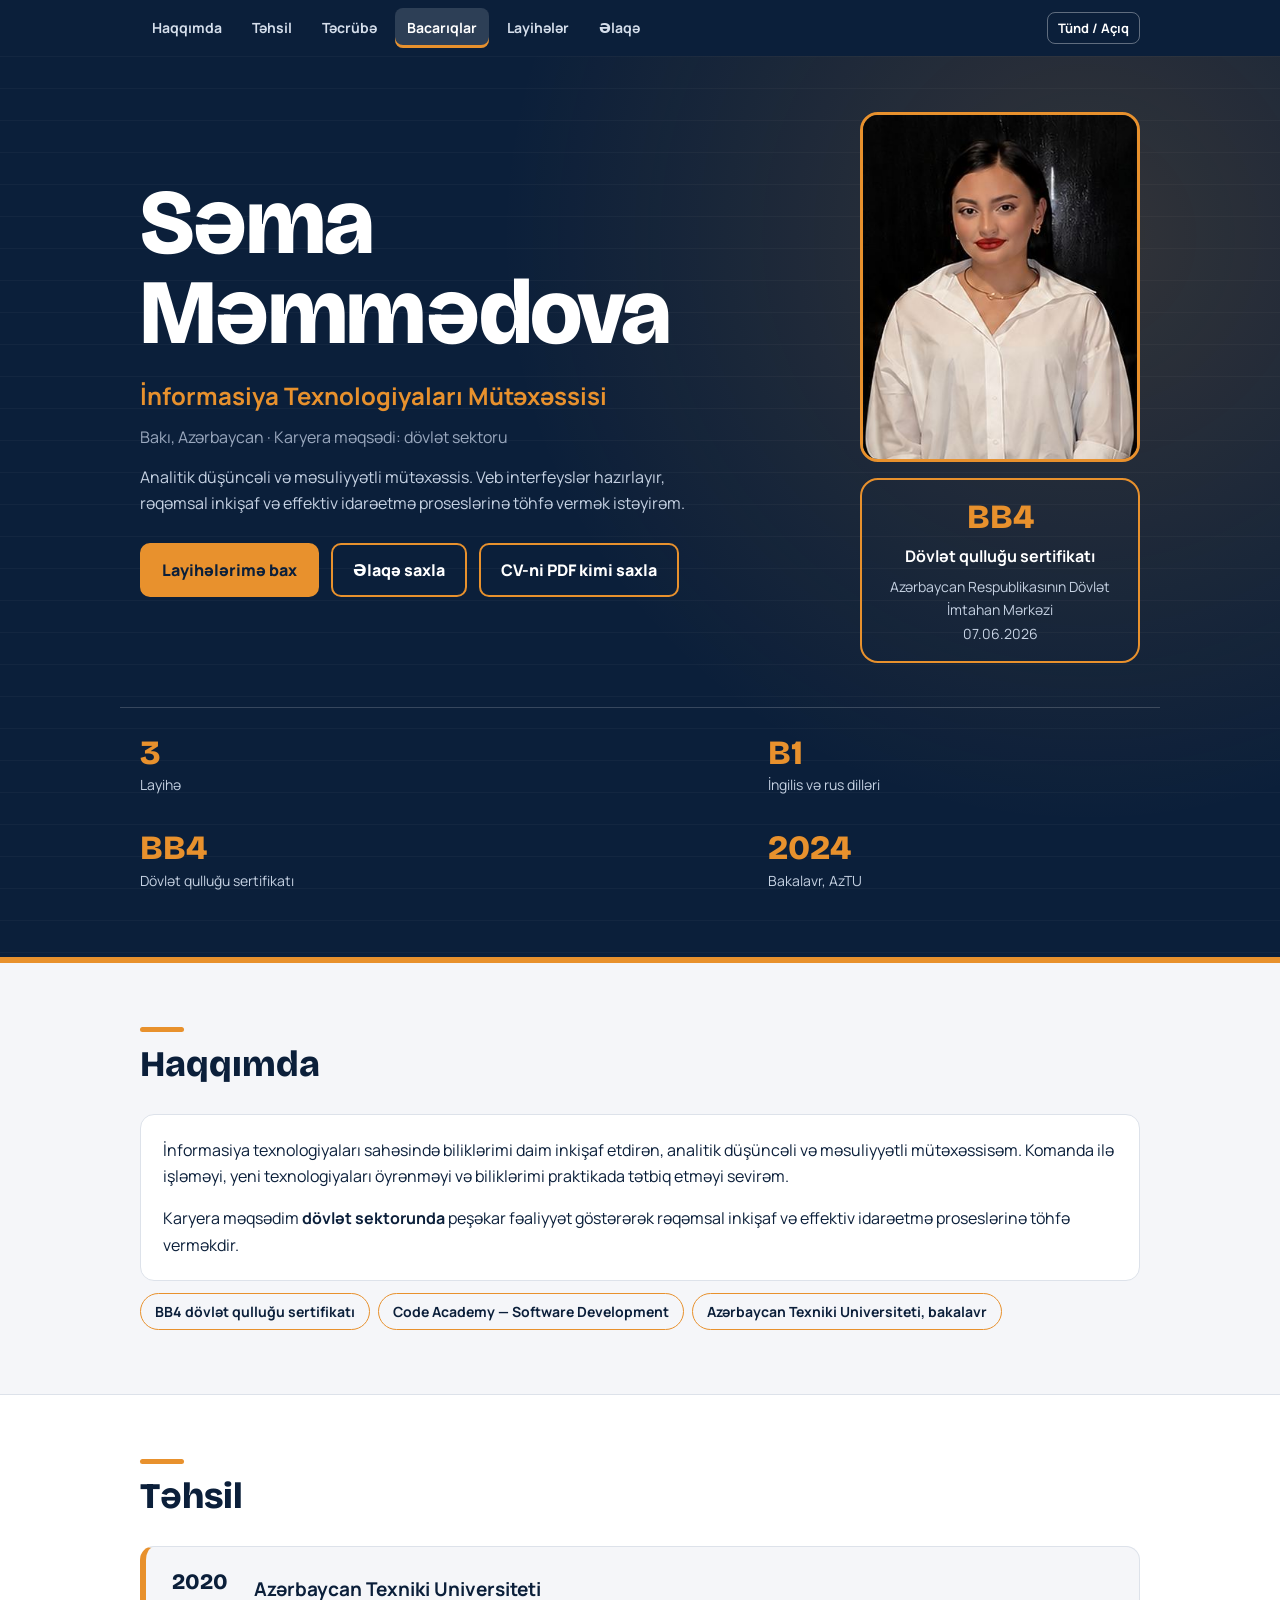
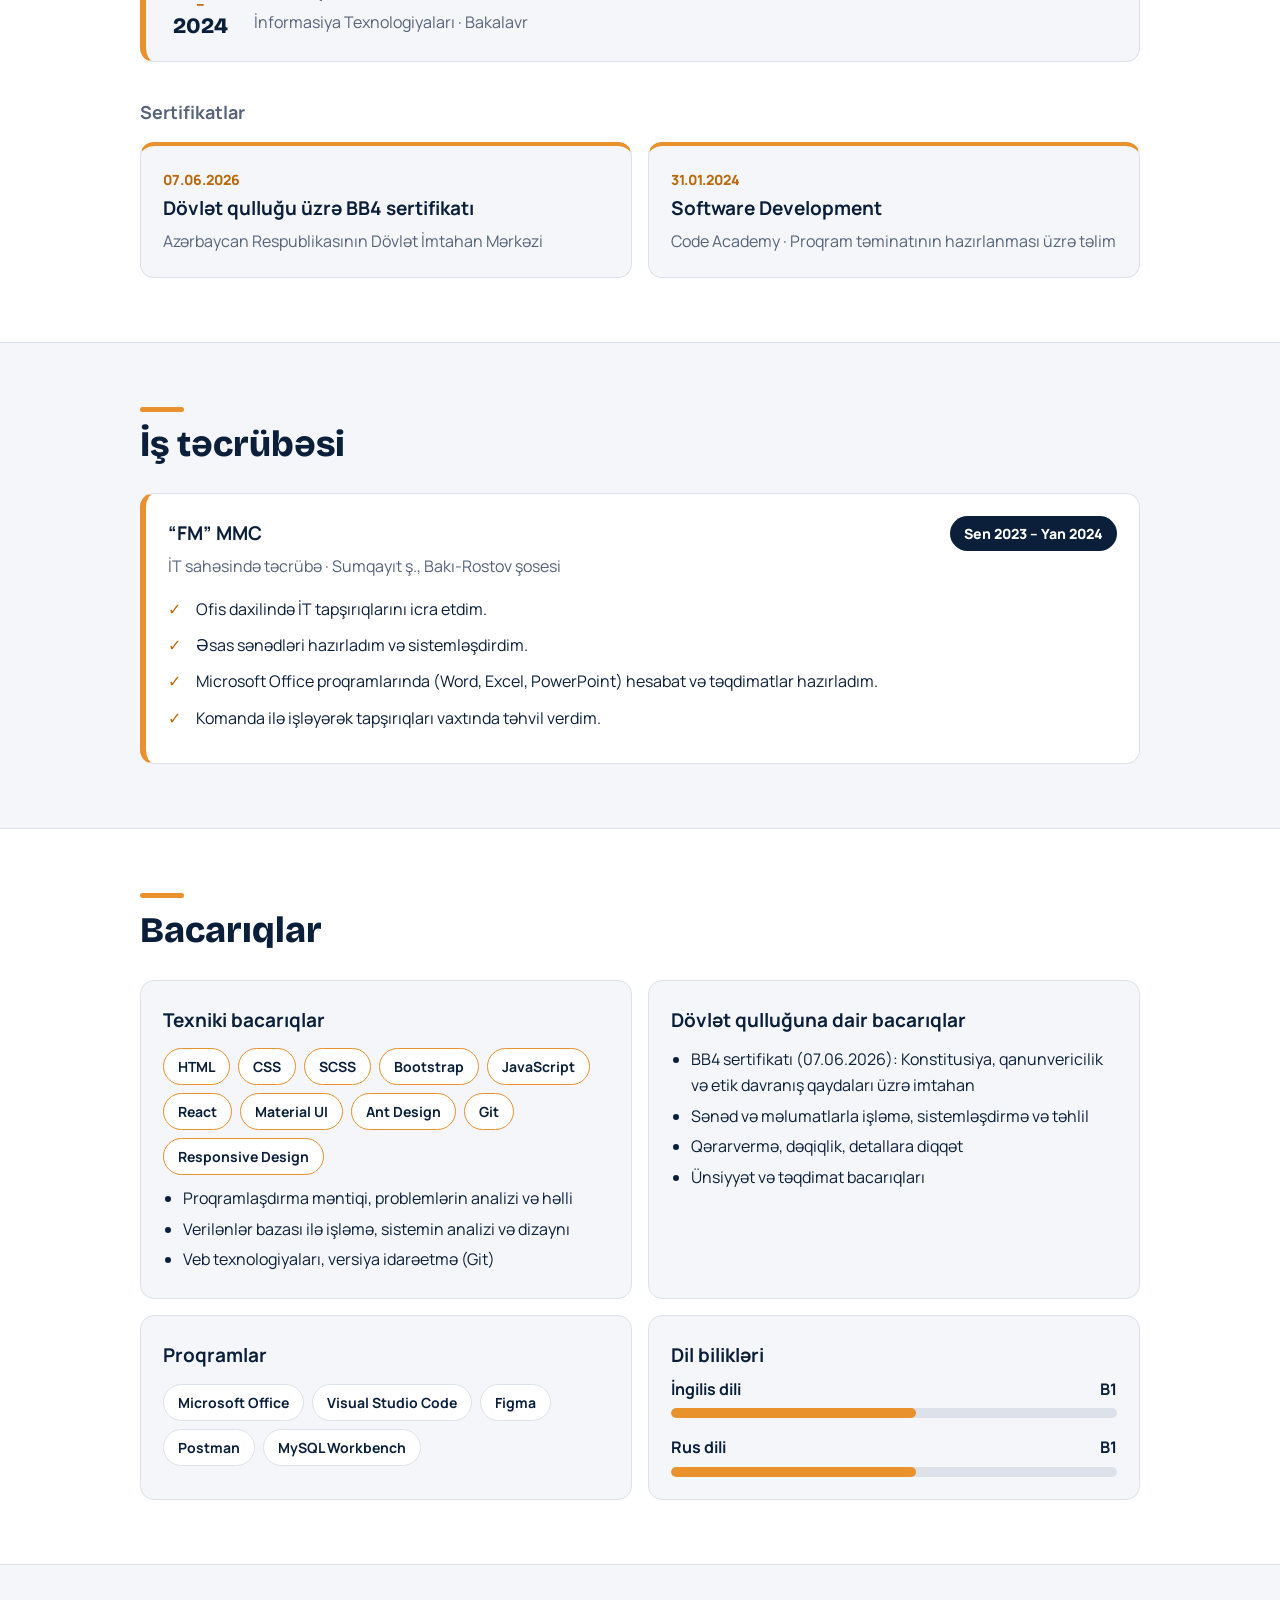
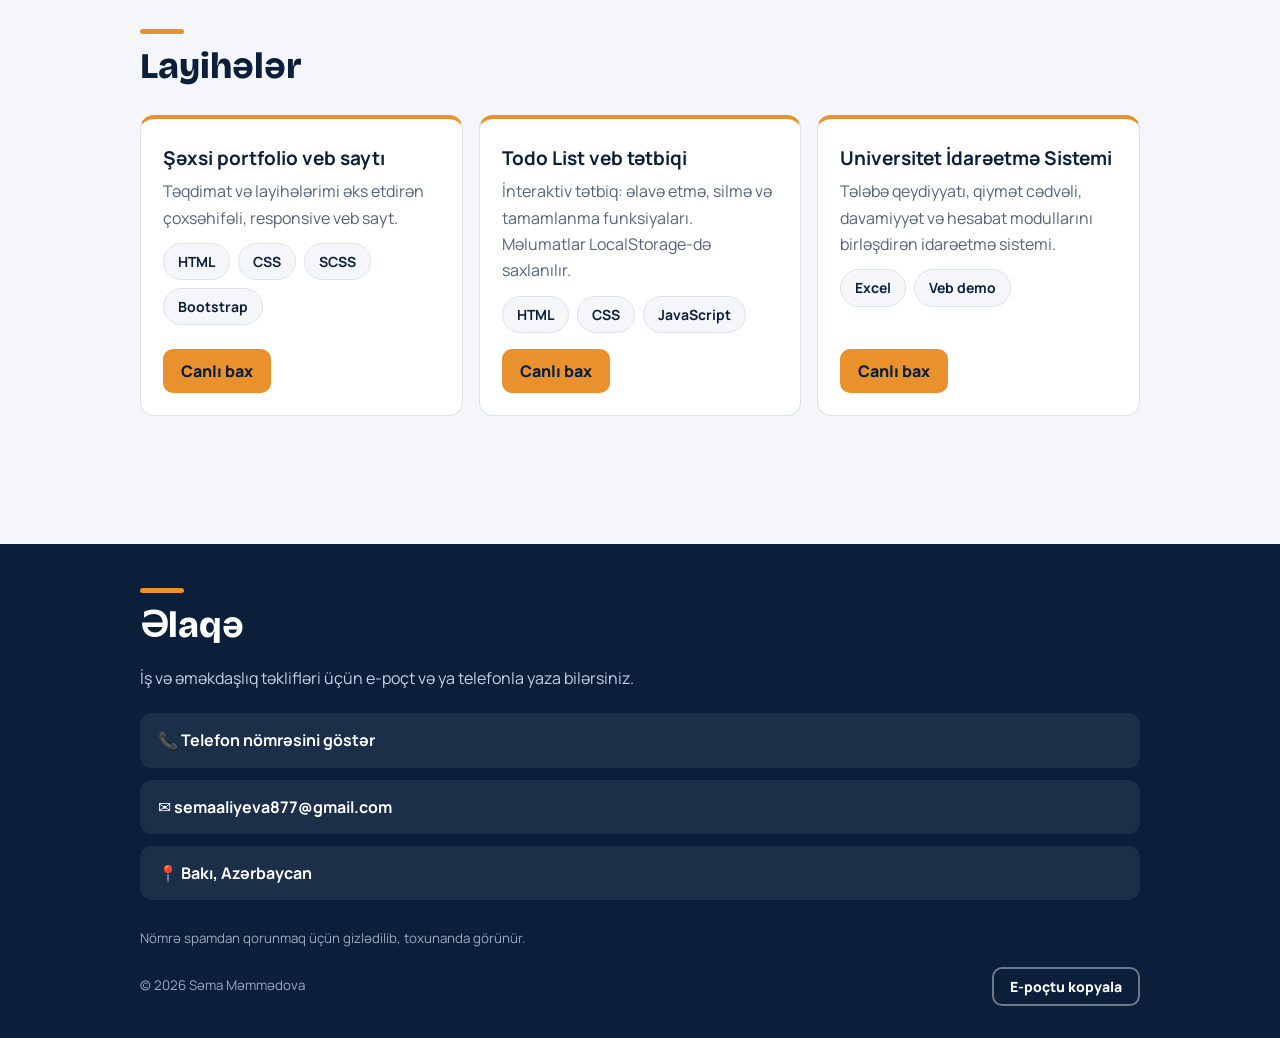
<file: index.html>
<!DOCTYPE html>
<html lang="az">
<head>
<meta charset="utf-8">
<meta name="viewport" content="width=device-width, initial-scale=1, viewport-fit=cover">
<meta name="description" content="Səma Məmmədova — informasiya texnologiyaları mütəxəssisi, Bakı. Veb layihələr, təhsil, sertifikatlar və əlaqə."><meta name="theme-color" content="#0B1F3A"><meta property="og:title" content="Səma Məmmədova — Portfolio"><meta property="og:description" content="İnformasiya texnologiyaları mütəxəssisi. Layihələr, bacarıqlar və əlaqə."><title>Səma Məmmədova — İnformasiya Texnologiyaları Mütəxəssisi</title>
<link rel="preconnect" href="https://fonts.googleapis.com">
<link rel="preconnect" href="https://fonts.gstatic.com" crossorigin>
<link href="https://fonts.googleapis.com/css2?family=Manrope:wght@400;500;700;800&family=Bricolage+Grotesque:wght@600;800&display=swap" rel="stylesheet">
<link rel="stylesheet" href="style.css">
</head>
<body><a class="skip" href="#haqqimda">Məzmuna keç</a>
<nav><div class="wrap">
<a href="#haqqimda">Haqqımda</a><a href="#tehsil">Təhsil</a><a href="#tecrube">Təcrübə</a><a href="#bacariqlar">Bacarıqlar</a><a href="#layiheler">Layihələr</a><a href="#elaqe">Əlaqə</a>
<button id="tg" type="button" aria-label="Görünüşü dəyiş">Tünd / Açıq</button>
</div></nav>

<header class="hero"><div class="wrap">
<div>
<h1>Səma<br>Məmmədova</h1>
<p class="role">İnformasiya Texnologiyaları Mütəxəssisi</p><p class="mut" style="color:#9BA9BF;margin:-6px 0 14px">Bakı, Azərbaycan · Karyera məqsədi: dövlət sektoru</p>
<p class="lead">Analitik düşüncəli və məsuliyyətli mütəxəssis. Veb interfeyslər hazırlayır, rəqəmsal inkişaf və effektiv idarəetmə proseslərinə töhfə vermək istəyirəm.</p>
<div class="btns"><a class="btn p" href="#layiheler">Layihələrimə bax</a><a class="btn s" href="#elaqe">Əlaqə saxla</a><button class="btn s" type="button" onclick="window.print()" style="background:none;font:800 16px Manrope,sans-serif;cursor:pointer;color:#fff">CV-ni PDF kimi saxla</button></div>
</div>
<div class="side"><img class="pic" alt="Səma Məmmədovanın portreti" src="[data-uri]"><div class="badge"><b>BB4</b><strong>Dövlət qulluğu sertifikatı</strong><span>Azərbaycan Respublikasının Dövlət İmtahan Mərkəzi</span><span>07.06.2026</span></div></div>
</div><div class="wrap stats"><div><b>3</b><span>Layihə</span></div><div><b>B1</b><span>İngilis və rus dilləri</span></div><div><b>BB4</b><span>Dövlət qulluğu sertifikatı</span></div><div><b>2024</b><span>Bakalavr, AzTU</span></div></div></header>

<main>
<section id="haqqimda"><div class="wrap"><h2>Haqqımda</h2>
<div class="card"><p style="margin-top:0">İnformasiya texnologiyaları sahəsində biliklərimi daim inkişaf etdirən, analitik düşüncəli və məsuliyyətli mütəxəssisəm. Komanda ilə işləməyi, yeni texnologiyaları öyrənməyi və biliklərimi praktikada tətbiq etməyi sevirəm.</p>
<p style="margin-bottom:0">Karyera məqsədim <strong>dövlət sektorunda</strong> peşəkar fəaliyyət göstərərək rəqəmsal inkişaf və effektiv idarəetmə proseslərinə töhfə verməkdir.</p></div>
<div class="chips"><span class="chip t">BB4 dövlət qulluğu sertifikatı</span><span class="chip t">Code Academy — Software Development</span><span class="chip t">Azərbaycan Texniki Universiteti, bakalavr</span></div>
</div></section>

<section id="tehsil" class="band"><div class="wrap"><h2>Təhsil</h2>
<article class="card edu"><div class="yr"><b>2020</b><span>–</span><b>2024</b></div><div><h3>Azərbaycan Texniki Universiteti</h3><p class="mut">İnformasiya Texnologiyaları · Bakalavr</p></div></article>
<h3 class="sub">Sertifikatlar</h3>
<div class="grid g2">
<div class="card cert"><div class="date">07.06.2026</div><h3>Dövlət qulluğu üzrə BB4 sertifikatı</h3><p class="mut">Azərbaycan Respublikasının Dövlət İmtahan Mərkəzi</p></div>
<div class="card cert"><div class="date">31.01.2024</div><h3>Software Development</h3><p class="mut">Code Academy · Proqram təminatının hazırlanması üzrə təlim</p></div>
</div></div></section>

<section id="tecrube"><div class="wrap"><h2>İş təcrübəsi</h2>
<article class="card job"><div class="jh"><div><h3>“FM” MMC</h3><p class="mut">İT sahəsində təcrübə · Sumqayıt ş., Bakı-Rostov şosesi</p></div><span class="pill">Sen 2023 – Yan 2024</span></div>
<ul class="ck"><li>Ofis daxilində İT tapşırıqlarını icra etdim.</li><li>Əsas sənədləri hazırladım və sistemləşdirdim.</li><li>Microsoft Office proqramlarında (Word, Excel, PowerPoint) hesabat və təqdimatlar hazırladım.</li><li>Komanda ilə işləyərək tapşırıqları vaxtında təhvil verdim.</li></ul></article>
</div></section>

<section id="bacariqlar" class="band"><div class="wrap"><h2>Bacarıqlar</h2>
<div class="grid g2">
<div class="card"><h3>Texniki bacarıqlar</h3>
<div class="chips"><span class="chip t">HTML</span><span class="chip t">CSS</span><span class="chip t">SCSS</span><span class="chip t">Bootstrap</span><span class="chip t">JavaScript</span><span class="chip t">React</span><span class="chip t">Material UI</span><span class="chip t">Ant Design</span><span class="chip t">Git</span><span class="chip t">Responsive Design</span></div>
<ul><li>Proqramlaşdırma məntiqi, problemlərin analizi və həlli</li><li>Verilənlər bazası ilə işləmə, sistemin analizi və dizaynı</li><li>Veb texnologiyaları, versiya idarəetmə (Git)</li></ul></div>
<div class="card"><h3>Dövlət qulluğuna dair bacarıqlar</h3>
<ul><li>BB4 sertifikatı (07.06.2026): Konstitusiya, qanunvericilik və etik davranış qaydaları üzrə imtahan</li><li>Sənəd və məlumatlarla işləmə, sistemləşdirmə və təhlil</li><li>Qərarvermə, dəqiqlik, detallara diqqət</li><li>Ünsiyyət və təqdimat bacarıqları</li></ul></div>
</div>
<div class="grid g2" style="margin-top:16px">
<div class="card"><h3>Proqramlar</h3><div class="chips"><span class="chip">Microsoft Office</span><span class="chip">Visual Studio Code</span><span class="chip">Figma</span><span class="chip">Postman</span><span class="chip">MySQL Workbench</span></div></div>
<div class="card"><h3>Dil bilikləri</h3>
<div class="row"><span>İngilis dili</span><span>B1</span></div><div class="bar"><i data-w="55%"></i></div>
<div class="row"><span>Rus dili</span><span>B1</span></div><div class="bar" style="margin-bottom:0"><i data-w="55%"></i></div></div>
</div></div></section>

<section id="layiheler"><div class="wrap"><h2>Layihələr</h2>
<div class="grid g3">
<article class="card proj"><h3>Şəxsi portfolio veb saytı</h3><p class="mut">Təqdimat və layihələrimi əks etdirən çoxsəhifəli, responsive veb sayt.</p><div class="chips"><span class="chip">HTML</span><span class="chip">CSS</span><span class="chip">SCSS</span><span class="chip">Bootstrap</span></div><a class="lk" href="index.html" target="_blank" rel="noopener">Canlı bax</a></article>
<article class="card proj"><h3>Todo List veb tətbiqi</h3><p class="mut">İnteraktiv tətbiq: əlavə etmə, silmə və tamamlanma funksiyaları. Məlumatlar LocalStorage-də saxlanılır.</p><div class="chips"><span class="chip">HTML</span><span class="chip">CSS</span><span class="chip">JavaScript</span></div><a class="lk" href="todo.html" target="_blank" rel="noopener">Canlı bax</a></article>
<article class="card proj"><h3>Universitet İdarəetmə Sistemi</h3><p class="mut">Tələbə qeydiyyatı, qiymət cədvəli, davamiyyət və hesabat modullarını birləşdirən idarəetmə sistemi.</p><div class="chips"><span class="chip">Excel</span><span class="chip">Veb demo</span></div><a class="lk" href="universitet.html" target="_blank" rel="noopener">Canlı bax</a></article>
</div></div></section>
</main>

<footer id="elaqe"><div class="wrap">
<h2>Əlaqə</h2><p style="color:#C6D2E3;max-width:56ch;margin:-10px 0 22px">İş və əməkdaşlıq təklifləri üçün e-poçt və ya telefonla yaza bilərsiniz.</p>
<div class="ct">
<a href="#elaqe" id="ph" role="button">📞 Telefon nömrəsini göstər</a>
<a href="mailto:semaaliyeva877@gmail.com">✉️ semaaliyeva877@gmail.com</a>
<a href="https://www.google.com/maps/search/Bakı,+Azərbaycan" rel="noopener">📍 Bakı, Azərbaycan</a>
</div>
<p><small>Nömrə spamdan qorunmaq üçün gizlədilib, toxunanda görünür.</small></p><div style="display:flex;flex-wrap:wrap;gap:12px;align-items:center;justify-content:space-between"><small>© 2026 Səma Məmmədova</small><button id="cp" class="cpb" type="button">E-poçtu kopyala</button></div>
</div></footer><button id="up" type="button" aria-label="Yuxarı qayıt">↑</button>

<script src="script.js"></script>
</body>
</html>
</file>
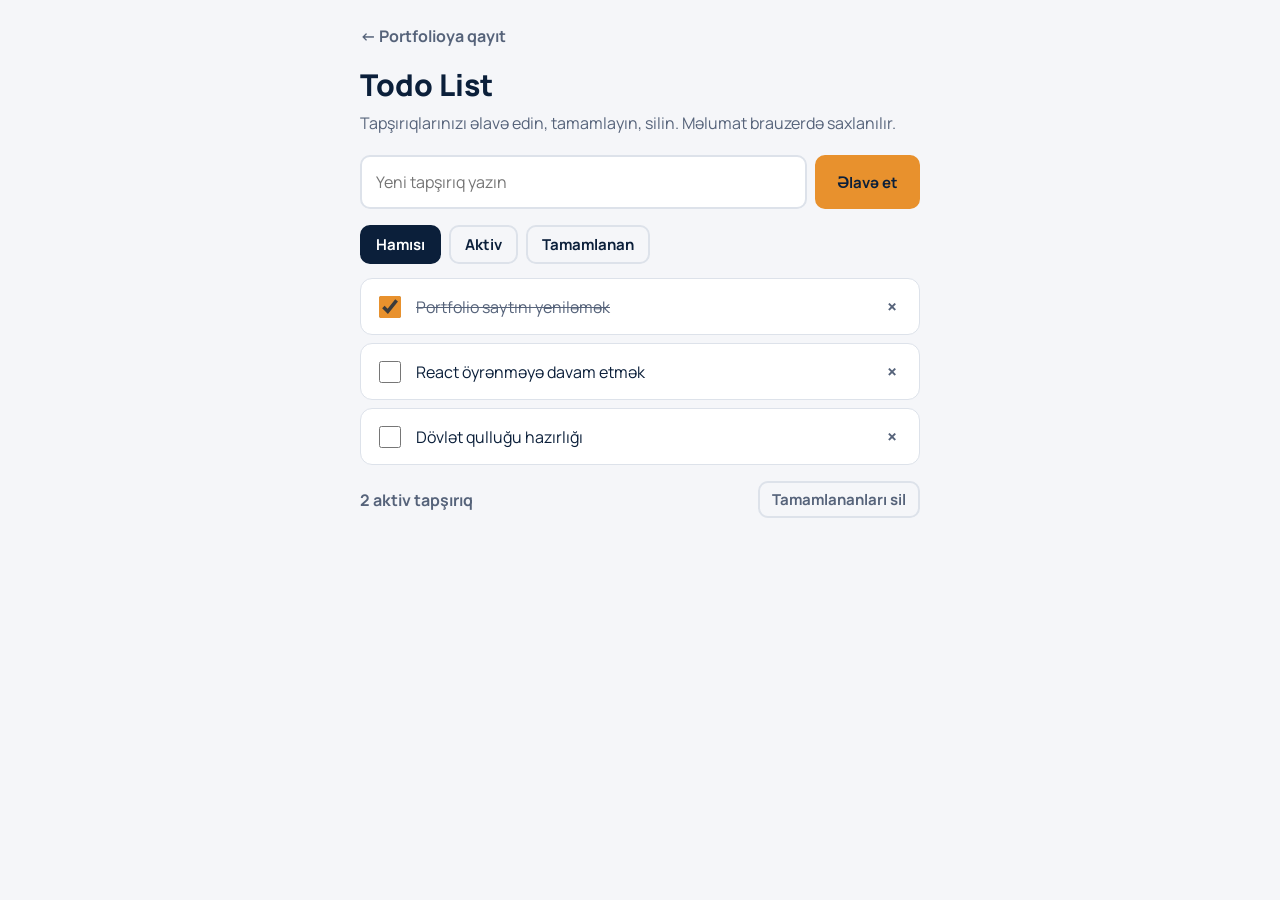
<file: todo.html>
<!DOCTYPE html>
<html lang="az">
<head>
<meta charset="utf-8">
<meta name="viewport" content="width=device-width, initial-scale=1, viewport-fit=cover">
<title>Todo List — Səma Məmmədova</title>
<link href="https://fonts.googleapis.com/css2?family=Manrope:wght@400;700;800&display=swap" rel="stylesheet">
<link rel="stylesheet" href="todo.css">
</head>
<body>
<div class="app">
<a class="bk" href="index.html" target="_blank" rel="noopener">← Portfolioya qayıt</a><h1>Todo List</h1>
<p class="s">Tapşırıqlarınızı əlavə edin, tamamlayın, silin. Məlumat brauzerdə saxlanılır.</p>
<form id="f"><input id="t" type="text" placeholder="Yeni tapşırıq yazın" maxlength="120" aria-label="Yeni tapşırıq" autocomplete="off"><button class="add" type="submit">Əlavə et</button></form>
<div class="tabs" id="tabs"></div>
<ul id="l"></ul>
<div class="foot"><span id="c"></span><button id="cl" type="button">Tamamlananları sil</button></div>
</div>
<script>
var K="todos-sema",todos=[],flt="all",L=document.getElementById("l");
try{todos=JSON.parse(localStorage.getItem(K))||[]}catch(e){}
if(!todos.length&&!window.__seen){todos=[{id:1,t:"Portfolio saytını yeniləmək",d:true},{id:2,t:"React öyrənməyə davam etmək",d:false},{id:3,t:"Dövlət qulluğu hazırlığı",d:false}]}
function save(){try{localStorage.setItem(K,JSON.stringify(todos))}catch(e){}}
var F={all:"Hamısı",act:"Aktiv",done:"Tamamlanan"};
function render(){
document.getElementById("tabs").innerHTML=Object.keys(F).map(function(k){return '<button type="button" data-f="'+k+'" class="'+(k===flt?"on":"")+'">'+F[k]+"</button>"}).join("");
var v=todos.filter(function(x){return flt==="all"||(flt==="done"?x.d:!x.d)});
L.innerHTML=v.length?"":"";
if(!v.length){L.innerHTML='<div class="empty">Burada tapşırıq yoxdur. Yuxarıdan yenisini əlavə edin.</div>'}
v.forEach(function(x){var li=document.createElement("li");if(x.d)li.className="d";
var cb=document.createElement("input");cb.type="checkbox";cb.checked=x.d;cb.setAttribute("aria-label","Tamamlandı");cb.onchange=function(){x.d=cb.checked;save();render()};
var sp=document.createElement("span");sp.textContent=x.t;
var b=document.createElement("button");b.className="x";b.type="button";b.textContent="×";b.setAttribute("aria-label","Sil");b.onclick=function(){todos=todos.filter(function(y){return y!==x});save();render()};
li.append(cb,sp,b);L.appendChild(li)});
var n=todos.filter(function(x){return!x.d}).length;
document.getElementById("c").textContent=n+" aktiv tapşırıq";
}
document.getElementById("f").onsubmit=function(e){e.preventDefault();var i=document.getElementById("t"),v=i.value.trim();if(!v)return;todos.unshift({id:Date.now(),t:v,d:false});i.value="";save();render()};
document.getElementById("tabs").onclick=function(e){var f=e.target.dataset.f;if(f){flt=f;render()}};
document.getElementById("cl").onclick=function(){todos=todos.filter(function(x){return!x.d});save();render()};
render();
</script>
</body>
</html>
</file>
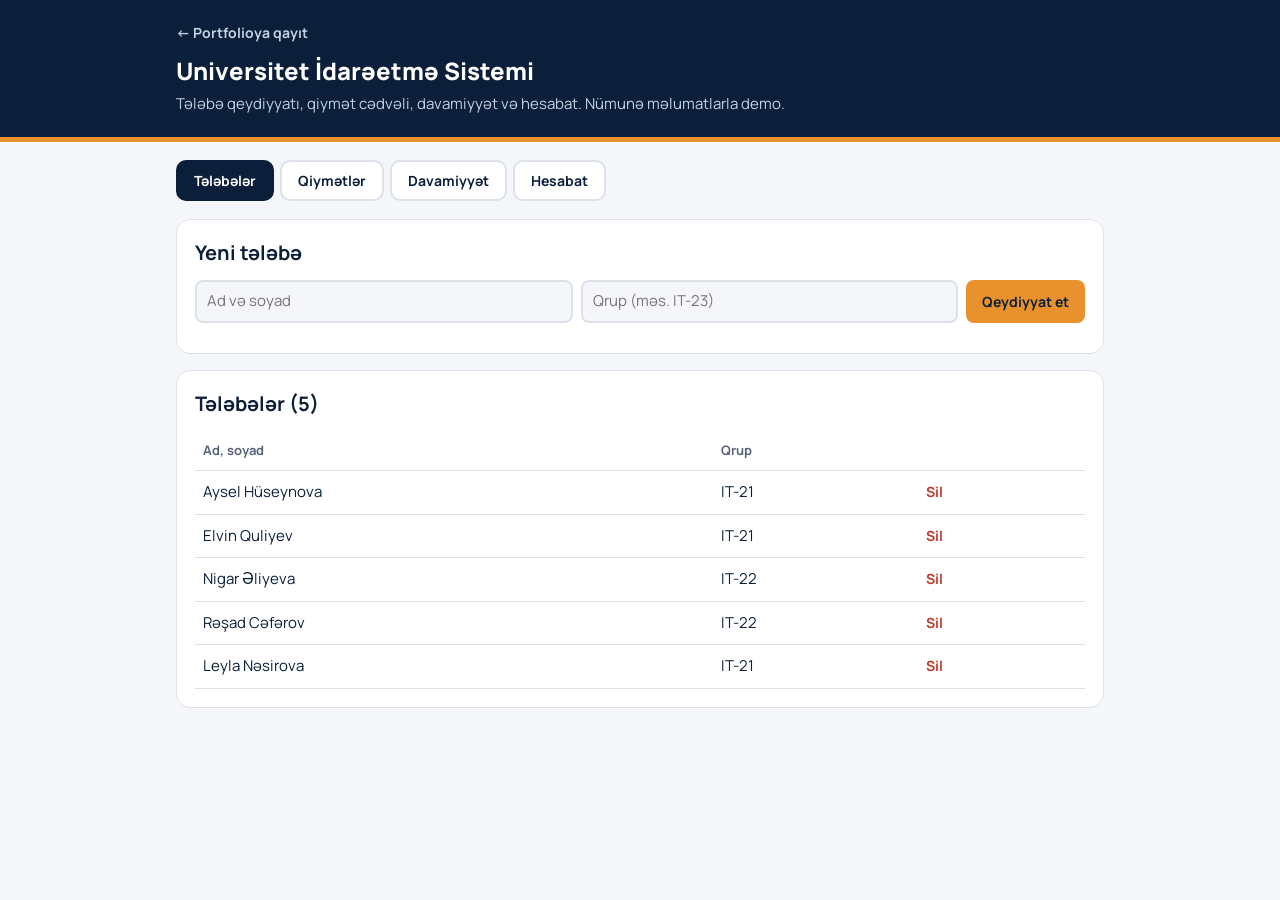
<file: universitet.html>
<!DOCTYPE html>
<html lang="az">
<head>
<meta charset="utf-8">
<meta name="viewport" content="width=device-width, initial-scale=1, viewport-fit=cover">
<title>Universitet İdarəetmə Sistemi — Səma Məmmədova</title>
<link href="https://fonts.googleapis.com/css2?family=Manrope:wght@400;700;800&display=swap" rel="stylesheet">
<link rel="stylesheet" href="universitet.css">
</head>
<body>
<header><div class="w"><a class="bk" href="index.html" target="_blank" rel="noopener">← Portfolioya qayıt</a><h1 style="margin-top:8px">Universitet İdarəetmə Sistemi</h1><p>Tələbə qeydiyyatı, qiymət cədvəli, davamiyyət və hesabat. Nümunə məlumatlarla demo.</p></div></header>
<div class="w">
<div class="tabs" id="tabs"></div>
<div id="v"></div>
</div>
<script>
var K="uis-sema",C=["Riyaziyyat","Proqramlaşdırma","Verilənlər bazası"],TOTAL=30;
var D={n:6,s:[{id:1,a:"Aysel Hüseynova",g:"IT-21",m:[85,92,78],x:2},{id:2,a:"Elvin Quliyev",g:"IT-21",m:[64,71,58],x:6},{id:3,a:"Nigar Əliyeva",g:"IT-22",m:[95,89,97],x:0},{id:4,a:"Rəşad Cəfərov",g:"IT-22",m:[45,52,40],x:12},{id:5,a:"Leyla Nəsirova",g:"IT-21",m:[73,80,69],x:3}]};
try{var t=JSON.parse(localStorage.getItem(K));if(t&&t.s)D=t}catch(e){}
function save(){try{localStorage.setItem(K,JSON.stringify(D))}catch(e){}}
var T=[["st","Tələbələr"],["gr","Qiymətlər"],["at","Davamiyyət"],["rp","Hesabat"]],cur="st",V=document.getElementById("v");
function esc(x){return String(x).replace(/[&<>"]/g,function(c){return{"&":"&amp;","<":"&lt;",">":"&gt;",'"':"&quot;"}[c]})}
function avg(s){return s.m.reduce(function(a,b){return a+b},0)/s.m.length}
function att(s){return Math.round((TOTAL-s.x)/TOTAL*100)}
function ok(s){return avg(s)>=51&&att(s)>=75}
function tabs(){document.getElementById("tabs").innerHTML=T.map(function(x){return '<button type="button" data-t="'+x[0]+'" class="'+(x[0]===cur?"on":"")+'">'+x[1]+"</button>"}).join("")}
function num(v,mx){v=parseInt(v,10);return isNaN(v)?0:Math.max(0,Math.min(mx,v))}
function render(){tabs();var h="";
if(cur==="st"){h='<div class="card"><h2>Yeni tələbə</h2><div class="row"><input id="na" placeholder="Ad və soyad" aria-label="Ad və soyad"><input id="ng" placeholder="Qrup (məs. IT-23)" aria-label="Qrup"><button class="b" id="add" type="button">Qeydiyyat et</button></div></div><div class="card"><h2>Tələbələr ('+D.s.length+')</h2><div class="tw"><table><tr><th>Ad, soyad</th><th>Qrup</th><th></th></tr>'+D.s.map(function(s){return "<tr><td>"+esc(s.a)+"</td><td>"+esc(s.g)+'</td><td><button class="dl" data-d="'+s.id+'" type="button">Sil</button></td></tr>'}).join("")+"</table></div></div>"}
if(cur==="gr"){h='<div class="card"><h2>Qiymət cədvəli</h2><p class="hint">Qiymət 0-100 arası yazılır, dəyişiklik avtomatik saxlanılır.</p><div class="tw"><table><tr><th>Tələbə</th>'+C.map(function(c){return "<th>"+c+"</th>"}).join("")+"<th>Orta</th></tr>"+D.s.map(function(s){return "<tr><td>"+esc(s.a)+"</td>"+s.m.map(function(m,i){return '<td><input class="n" type="number" min="0" max="100" value="'+m+'" data-g="'+s.id+"-"+i+'" aria-label="'+esc(s.a)+" "+C[i]+'"></td>'}).join("")+"<td><b>"+avg(s).toFixed(1)+"</b></td></tr>"}).join("")+"</table></div></div>"}
if(cur==="at"){h='<div class="card"><h2>Davamiyyət</h2><p class="hint">Cəmi '+TOTAL+' dərs. Buraxılan dərs sayını yazın, 75%-dən aşağı olarsa xəbərdarlıq görünür.</p><div class="tw"><table><tr><th>Tələbə</th><th>Buraxılan dərs</th><th>Davamiyyət</th></tr>'+D.s.map(function(s){var p=att(s);return "<tr><td>"+esc(s.a)+'</td><td><input class="n" type="number" min="0" max="'+TOTAL+'" value="'+s.x+'" data-x="'+s.id+'" aria-label="Buraxılan dərs '+esc(s.a)+'"></td><td class="'+(p>=75?"ok":"no")+'">'+p+"%</td></tr>"}).join("")+"</table></div></div>"}
if(cur==="rp"){var n=D.s.length,a=n?D.s.reduce(function(q,s){return q+avg(s)},0)/n:0,p=D.s.filter(ok).length,best=D.s.slice().sort(function(x,y){return avg(y)-avg(x)})[0];
h='<div class="kp"><div><b>'+n+"</b><span>Tələbə sayı</span></div><div><b>"+a.toFixed(1)+"</b><span>Ümumi orta bal</span></div><div><b>"+p+" / "+n+"</b><span>Keçən tələbə</span></div><div><b>"+(best?esc(best.a.split(" ")[0]):"-")+"</b><span>Ən yüksək orta bal</span></div></div>";
h+='<div class="card"><h2>Hesabat</h2><p class="hint">Keçid şərti: orta bal ən azı 51 və davamiyyət ən azı 75%.</p><div class="tw"><table><tr><th>Tələbə</th><th>Qrup</th><th>Orta bal</th><th>Davamiyyət</th><th>Nəticə</th></tr>'+D.s.map(function(s){return "<tr><td>"+esc(s.a)+"</td><td>"+esc(s.g)+"</td><td>"+avg(s).toFixed(1)+"</td><td>"+att(s)+'%</td><td class="'+(ok(s)?"ok":"no")+'">'+(ok(s)?"Keçdi":"Keçmədi")+"</td></tr>"}).join("")+"</table></div></div>"}
V.innerHTML=h}
document.getElementById("tabs").onclick=function(e){if(e.target.dataset.t){cur=e.target.dataset.t;render()}};
V.onclick=function(e){var t=e.target;
if(t.id==="add"){var a=document.getElementById("na").value.trim(),g=document.getElementById("ng").value.trim();if(!a)return;D.s.push({id:++D.n+10,a:a,g:g||"-",m:[0,0,0],x:0});save();render()}
if(t.dataset.d){D.s=D.s.filter(function(s){return String(s.id)!==t.dataset.d});save();render()}};
V.onchange=function(e){var t=e.target,s;
if(t.dataset.g){var p=t.dataset.g.split("-");s=D.s.filter(function(x){return String(x.id)===p[0]})[0];if(s){s.m[+p[1]]=num(t.value,100);save();render()}}
if(t.dataset.x){s=D.s.filter(function(x){return String(x.id)===t.dataset.x})[0];if(s){s.x=num(t.value,TOTAL);save();render()}}};
render();
</script>
</body>
</html>
</file>
<file: style.css>
:root{box-sizing:border-box;padding-top:env(safe-area-inset-top,0px);padding-bottom:env(safe-area-inset-bottom,0px);
--bg:#F5F6F9;--fg:#0B1F3A;--mut:#56637A;--card:#fff;--line:#DDE2EA;--navy:#0B1F3A;--acc:#E8912D;--accd:#B96A0E}
@media (prefers-color-scheme:dark){:root:not([data-theme="light"]){--bg:#07152A;--fg:#EAF0F8;--mut:#9BA9BF;--card:#0E2340;--line:#1E3557;--accd:#F2A84E}}
:root[data-theme="dark"]{--bg:#07152A;--fg:#EAF0F8;--mut:#9BA9BF;--card:#0E2340;--line:#1E3557;--accd:#F2A84E}
*,*:before,*:after{box-sizing:inherit}
html{scroll-behavior:smooth;scroll-padding-top:calc(64px + env(safe-area-inset-top,0px))}
body{margin:0;background:var(--bg);color:var(--fg);font:400 16px/1.65 Manrope,system-ui,Arial,sans-serif}
a{color:inherit}
:focus-visible{outline:3px solid var(--acc);outline-offset:3px;border-radius:6px}
.wrap{max-width:1040px;margin:0 auto;padding:0 20px}
nav{position:sticky;top:env(safe-area-inset-top,0px);z-index:9;background:var(--navy);color:#fff}
nav .wrap{display:flex;align-items:center;gap:6px;height:56px;overflow-x:auto}
nav a{color:#D5DEEB;text-decoration:none;font-weight:700;font-size:14px;padding:8px 12px;border-radius:8px;white-space:nowrap}
nav a:hover{background:rgba(255,255,255,.1);color:#fff}
nav button{margin-left:auto;background:none;border:1px solid rgba(255,255,255,.35);color:#fff;border-radius:8px;padding:6px 10px;font:700 13px Manrope,sans-serif;cursor:pointer;white-space:nowrap}
.hero{background:var(--navy);color:#fff;padding:56px 0 64px;border-bottom:6px solid var(--acc)}
.hero .wrap{display:grid;gap:32px;grid-template-columns:1fr;align-items:center}
@media(min-width:800px){.hero .wrap{grid-template-columns:1.6fr 1fr}}
h1{font:800 clamp(44px,9vw,92px)/.98 "Bricolage Grotesque",Manrope,sans-serif;margin:0 0 18px;letter-spacing:-.02em}
.role{color:var(--acc);font-weight:700;font-size:clamp(18px,3vw,24px);margin:0 0 14px}
.lead{max-width:56ch;color:#C6D2E3;margin:0 0 26px}
.btns{display:flex;flex-wrap:wrap;gap:12px}
.btn{display:inline-block;padding:12px 20px;border-radius:10px;font-weight:800;text-decoration:none;border:2px solid var(--acc)}
.btn.p{background:var(--acc);color:#0B1F3A}.btn.s{color:#fff}
.btn:hover{transform:translateY(-2px)}
.side{display:grid;gap:16px;justify-self:start;max-width:280px}@media(min-width:800px){.side{justify-self:end}}.pic{width:100%;aspect-ratio:4/5;object-fit:cover;object-position:top;border-radius:18px;border:3px solid var(--acc);display:block}.badge{border:2px solid var(--acc);border-radius:18px;padding:16px;text-align:center}
.badge b{display:block;font:800 34px "Bricolage Grotesque",sans-serif;color:var(--acc)}
.badge span{display:block;color:#C6D2E3;font-size:14px}
.badge strong{display:block;margin:6px 0}
section{padding:56px 0 8px}
h2{font:800 clamp(26px,4vw,36px)/1.15 "Bricolage Grotesque",Manrope,sans-serif;margin:0 0 24px;padding-bottom:10px;border-bottom:3px solid var(--acc);display:inline-block}
.card{background:var(--card);border:1px solid var(--line);border-radius:14px;padding:22px}
.grid{display:grid;gap:16px}
@media(min-width:720px){.g2{grid-template-columns:1fr 1fr}.g3{grid-template-columns:repeat(3,1fr)}}
.tl{border-left:3px solid var(--acc);padding-left:22px;margin-left:6px}
.tl .it{position:relative;margin-bottom:26px}
.tl .it:before{content:"";position:absolute;left:-30px;top:8px;width:13px;height:13px;border-radius:50%;background:var(--acc);border:3px solid var(--bg)}
.date{color:var(--accd);font-weight:800;font-size:14px}
h3{margin:2px 0 4px;font-size:19px}
.mut{color:var(--mut);margin:0}
ul{margin:10px 0 0;padding-left:20px}li{margin:4px 0}
.chips{display:flex;flex-wrap:wrap;gap:8px;margin-top:12px}
.chip{background:var(--bg);border:1px solid var(--line);border-radius:999px;padding:6px 14px;font-weight:700;font-size:14px}
.chip.t{border-color:var(--acc)}
.bar{height:10px;background:var(--line);border-radius:9px;overflow:hidden;margin:6px 0 16px}
.bar i{display:block;height:100%;width:0;background:var(--acc);border-radius:9px;transition:width 1s ease}
.row{display:flex;justify-content:space-between;font-weight:700}
.proj h3{display:flex;gap:10px;align-items:center}
.tag{font-size:12px;font-weight:800;background:var(--navy);color:#fff;border-radius:6px;padding:2px 8px}
footer{margin-top:64px;background:var(--navy);color:#fff;padding:44px 0 32px}
footer h2{color:#fff}
.ct{display:grid;gap:12px;margin:0 0 24px}
.ct a{display:flex;gap:12px;align-items:center;background:rgba(255,255,255,.07);border-radius:12px;padding:14px 18px;text-decoration:none;font-weight:700}
.ct a:hover{background:rgba(255,255,255,.14)}
small{color:#9BA9BF}
@media(prefers-reduced-motion:reduce){*{transition:none!important;scroll-behavior:auto!important}}
@media print{nav,.btns,button{display:none}.hero,footer{background:#fff;color:#000;border:0}.lead,.badge span{color:#333}body{background:#fff}}

main section{padding:64px 0}
main .band{background:var(--card);border-top:1px solid var(--line);border-bottom:1px solid var(--line)}
.band .card{background:var(--bg)}.band .chip{background:var(--card)}
h2{display:block;border:0;padding:0;margin:0 0 28px}
h2:before{content:"";display:block;width:44px;height:5px;background:var(--acc);border-radius:3px;margin-bottom:12px}
footer h2:before{background:var(--acc)}
h3.sub{margin:36px 0 14px;font-size:18px;color:var(--mut)}
.hero{background:radial-gradient(circle at 85% 20%,rgba(232,145,45,.18),transparent 45%),linear-gradient(rgba(255,255,255,.03) 1px,transparent 1px) 0 0/100% 32px,var(--navy)}
.edu{display:flex;gap:22px;align-items:center;border-left:6px solid var(--acc)}
.yr{display:flex;flex-direction:column;align-items:center;line-height:1.15;min-width:64px;color:var(--accd);font-weight:800}
.yr b{font:800 22px "Bricolage Grotesque",sans-serif;color:var(--fg)}
.cert{border-top:4px solid var(--acc)}
.job{border-left:6px solid var(--acc)}
.jh{display:flex;flex-wrap:wrap;gap:12px;justify-content:space-between;align-items:flex-start}
.pill{background:var(--navy);color:#fff;border-radius:999px;padding:6px 14px;font-weight:800;font-size:14px}
ul.ck{list-style:none;padding:0;margin:16px 0 0}
ul.ck li{position:relative;padding-left:28px;margin:10px 0}
ul.ck li:before{content:"✓";position:absolute;left:0;top:0;color:var(--accd);font-weight:800}
.proj{transition:transform .2s,box-shadow .2s;border-top:4px solid var(--acc)}
.proj:hover{transform:translateY(-4px);box-shadow:0 12px 26px rgba(11,31,58,.14)}
nav a.on{background:rgba(255,255,255,.14);color:#fff;box-shadow:inset 0 -3px var(--acc)}
@media(max-width:560px){.edu{flex-direction:column;align-items:flex-start}.yr{flex-direction:row;gap:8px}}
.proj{display:flex;flex-direction:column}.proj .chips{margin-bottom:16px}.lk{margin-top:auto;align-self:flex-start;display:inline-block;background:var(--acc);color:#0B1F3A;font-weight:800;text-decoration:none;border-radius:10px;padding:9px 18px}.lk:hover{filter:brightness(1.08)}
.skip{position:absolute;left:-999px;top:8px;background:var(--acc);color:#0B1F3A;padding:10px 16px;border-radius:8px;font-weight:800;z-index:20}.skip:focus{left:12px}
.stats{display:grid;grid-template-columns:repeat(2,1fr);gap:18px;margin-top:44px;padding-top:26px;border-top:1px solid rgba(255,255,255,.18)}
@media(min-width:720px){.stats{grid-template-columns:repeat(4,1fr)}}
.stats b{display:block;font:800 34px/1.1 "Bricolage Grotesque",sans-serif;color:var(--acc)}.stats span{color:#C6D2E3;font-size:14px}
.cpb{background:none;color:#fff;border:2px solid rgba(255,255,255,.4);border-radius:10px;padding:8px 16px;font:800 14px Manrope,sans-serif;cursor:pointer}.cpb:hover{border-color:var(--acc)}
#up{position:fixed;right:16px;bottom:calc(16px + env(safe-area-inset-bottom,0px));width:44px;height:44px;border-radius:50%;border:0;background:var(--acc);color:#0B1F3A;font:800 20px sans-serif;cursor:pointer;box-shadow:0 6px 18px rgba(0,0,0,.25);opacity:0;pointer-events:none;transition:opacity .2s}
#up.on{opacity:1;pointer-events:auto}
@media print{#up,.cpb,.skip{display:none}}
</file>
<file: todo.css>
:root{box-sizing:border-box;padding-top:env(safe-area-inset-top,0px);padding-bottom:env(safe-area-inset-bottom,0px);--bg:#F5F6F9;--fg:#0B1F3A;--mut:#56637A;--card:#fff;--line:#DDE2EA;--acc:#E8912D;--navy:#0B1F3A}
@media(prefers-color-scheme:dark){:root{--bg:#07152A;--fg:#EAF0F8;--mut:#9BA9BF;--card:#0E2340;--line:#1E3557}}
*{box-sizing:inherit}html,body{height:100%}
body{margin:0;background:var(--bg);color:var(--fg);font:400 16px/1.5 Manrope,system-ui,sans-serif;display:flex;justify-content:center;padding:24px 16px}
:focus-visible{outline:3px solid var(--acc);outline-offset:2px}
.app{width:100%;max-width:560px}
h1{font-size:30px;margin:0 0 4px;font-weight:800}
p.s{color:var(--mut);margin:0 0 20px}
form{display:flex;gap:8px;margin-bottom:16px}
input[type=text]{flex:1;min-width:0;padding:13px 14px;border-radius:10px;border:2px solid var(--line);background:var(--card);color:var(--fg);font:inherit}
input[type=text]:focus{border-color:var(--acc)}
button{font:700 15px Manrope,sans-serif;cursor:pointer;border-radius:10px;border:2px solid var(--acc)}
.add{background:var(--acc);color:#0B1F3A;padding:0 20px}
.tabs{display:flex;gap:8px;margin-bottom:14px;flex-wrap:wrap}
.tabs button{background:none;color:var(--fg);border-color:var(--line);padding:7px 14px}
.tabs button.on{background:var(--navy);color:#fff;border-color:var(--navy)}
ul{list-style:none;margin:0;padding:0;display:grid;gap:8px}
li{display:flex;align-items:center;gap:12px;background:var(--card);border:1px solid var(--line);border-radius:12px;padding:12px 14px}
li input{width:22px;height:22px;accent-color:var(--acc);flex:none}
li span{flex:1;word-break:break-word}
li.d span{text-decoration:line-through;color:var(--mut)}
li .x{background:none;border:0;color:var(--mut);font-size:20px;padding:2px 8px}
li .x:hover{color:#C0392B}
.empty{text-align:center;color:var(--mut);padding:28px;border:2px dashed var(--line);border-radius:12px}
.foot{display:flex;justify-content:space-between;align-items:center;margin-top:16px;color:var(--mut);font-weight:700}
.foot button{background:none;color:var(--mut);border-color:var(--line);padding:6px 12px}
.bk{display:inline-block;margin-bottom:14px;color:var(--mut);font-weight:700;text-decoration:none}.bk:hover{color:var(--fg)}
</file>
<file: universitet.css>
:root{box-sizing:border-box;padding-top:env(safe-area-inset-top,0px);padding-bottom:env(safe-area-inset-bottom,0px);--bg:#F5F6F9;--fg:#0B1F3A;--mut:#56637A;--card:#fff;--line:#DDE2EA;--acc:#E8912D;--navy:#0B1F3A;--ok:#1E8E4E;--bad:#C0392B}
@media(prefers-color-scheme:dark){:root{--bg:#07152A;--fg:#EAF0F8;--mut:#9BA9BF;--card:#0E2340;--line:#1E3557;--ok:#4CD08A;--bad:#FF7A6B}}
*{box-sizing:inherit}
body{margin:0;background:var(--bg);color:var(--fg);font:400 15px/1.5 Manrope,system-ui,sans-serif}
:focus-visible{outline:3px solid var(--acc);outline-offset:2px}
header{background:var(--navy);color:#fff;padding:22px 16px;border-bottom:5px solid var(--acc)}
.w{max-width:960px;margin:0 auto;padding:0 16px}
h1{margin:0;font-size:24px;font-weight:800}header p{margin:4px 0 0;color:#C6D2E3}
.tabs{display:flex;gap:6px;overflow-x:auto;margin:18px 0}
.tabs button{font:700 14px Manrope,sans-serif;cursor:pointer;background:var(--card);color:var(--fg);border:2px solid var(--line);border-radius:10px;padding:9px 16px;white-space:nowrap}
.tabs button.on{background:var(--navy);color:#fff;border-color:var(--navy)}
.card{background:var(--card);border:1px solid var(--line);border-radius:14px;padding:18px;margin-bottom:16px}
h2{margin:0 0 12px;font-size:20px}
.tw{overflow-x:auto}
table{width:100%;border-collapse:collapse;min-width:520px}
th,td{text-align:left;padding:10px 8px;border-bottom:1px solid var(--line)}
th{color:var(--mut);font-size:13px}
input,select{font:inherit;padding:8px 10px;border-radius:8px;border:2px solid var(--line);background:var(--bg);color:var(--fg)}
input:focus{border-color:var(--acc)}
input.n{width:74px}
.row{display:flex;flex-wrap:wrap;gap:8px;margin-bottom:12px}
.row input{flex:1;min-width:130px}
.b{font:700 14px Manrope,sans-serif;cursor:pointer;background:var(--acc);color:#0B1F3A;border:0;border-radius:8px;padding:9px 16px}
.dl{background:none;border:0;color:var(--bad);cursor:pointer;font:700 14px Manrope,sans-serif}
.kp{display:grid;grid-template-columns:repeat(auto-fit,minmax(150px,1fr));gap:12px;margin-bottom:16px}
.kp div{background:var(--card);border:1px solid var(--line);border-left:5px solid var(--acc);border-radius:12px;padding:14px}
.kp b{display:block;font-size:26px}.kp span{color:var(--mut);font-size:13px}
.ok{color:var(--ok);font-weight:800}.no{color:var(--bad);font-weight:800}
.hint{color:var(--mut);margin:0 0 12px}
.bk{color:#C6D2E3;font-weight:700;text-decoration:none;font-size:14px}.bk:hover{color:#fff}
</file>
